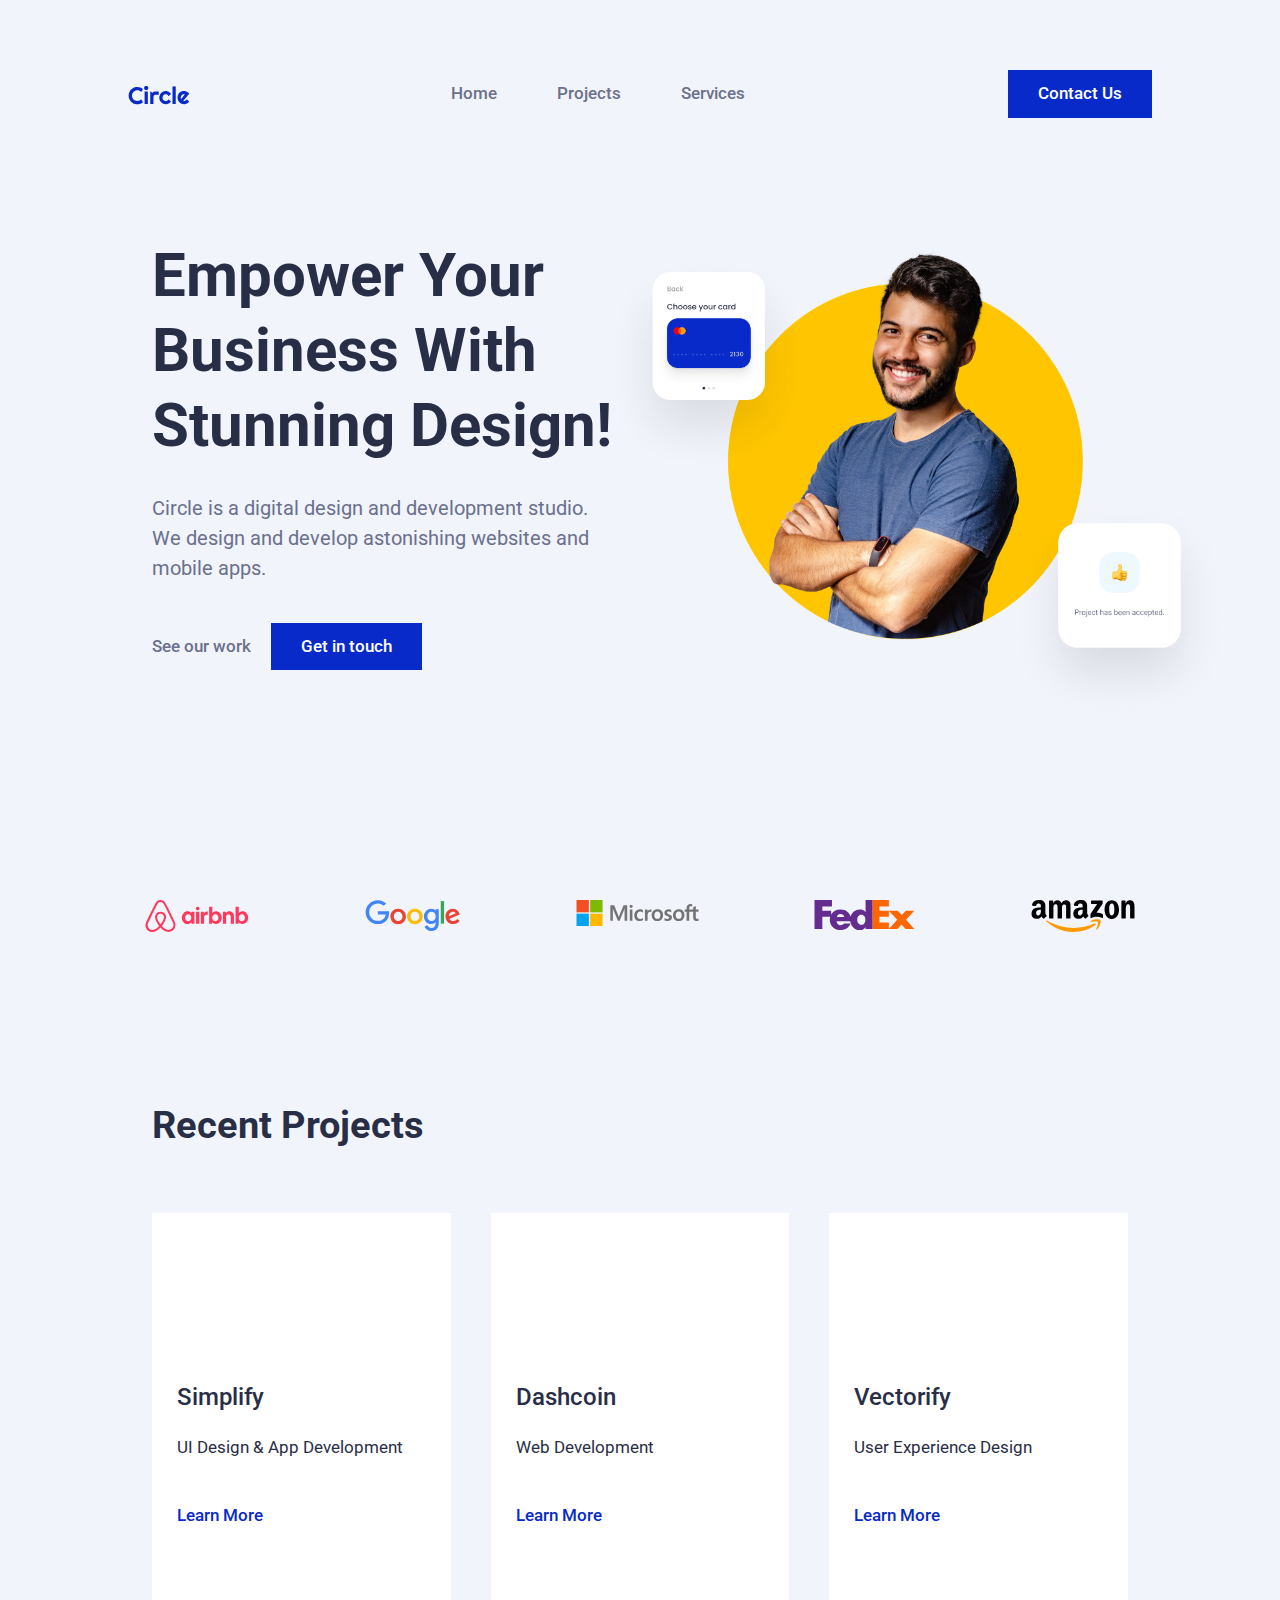
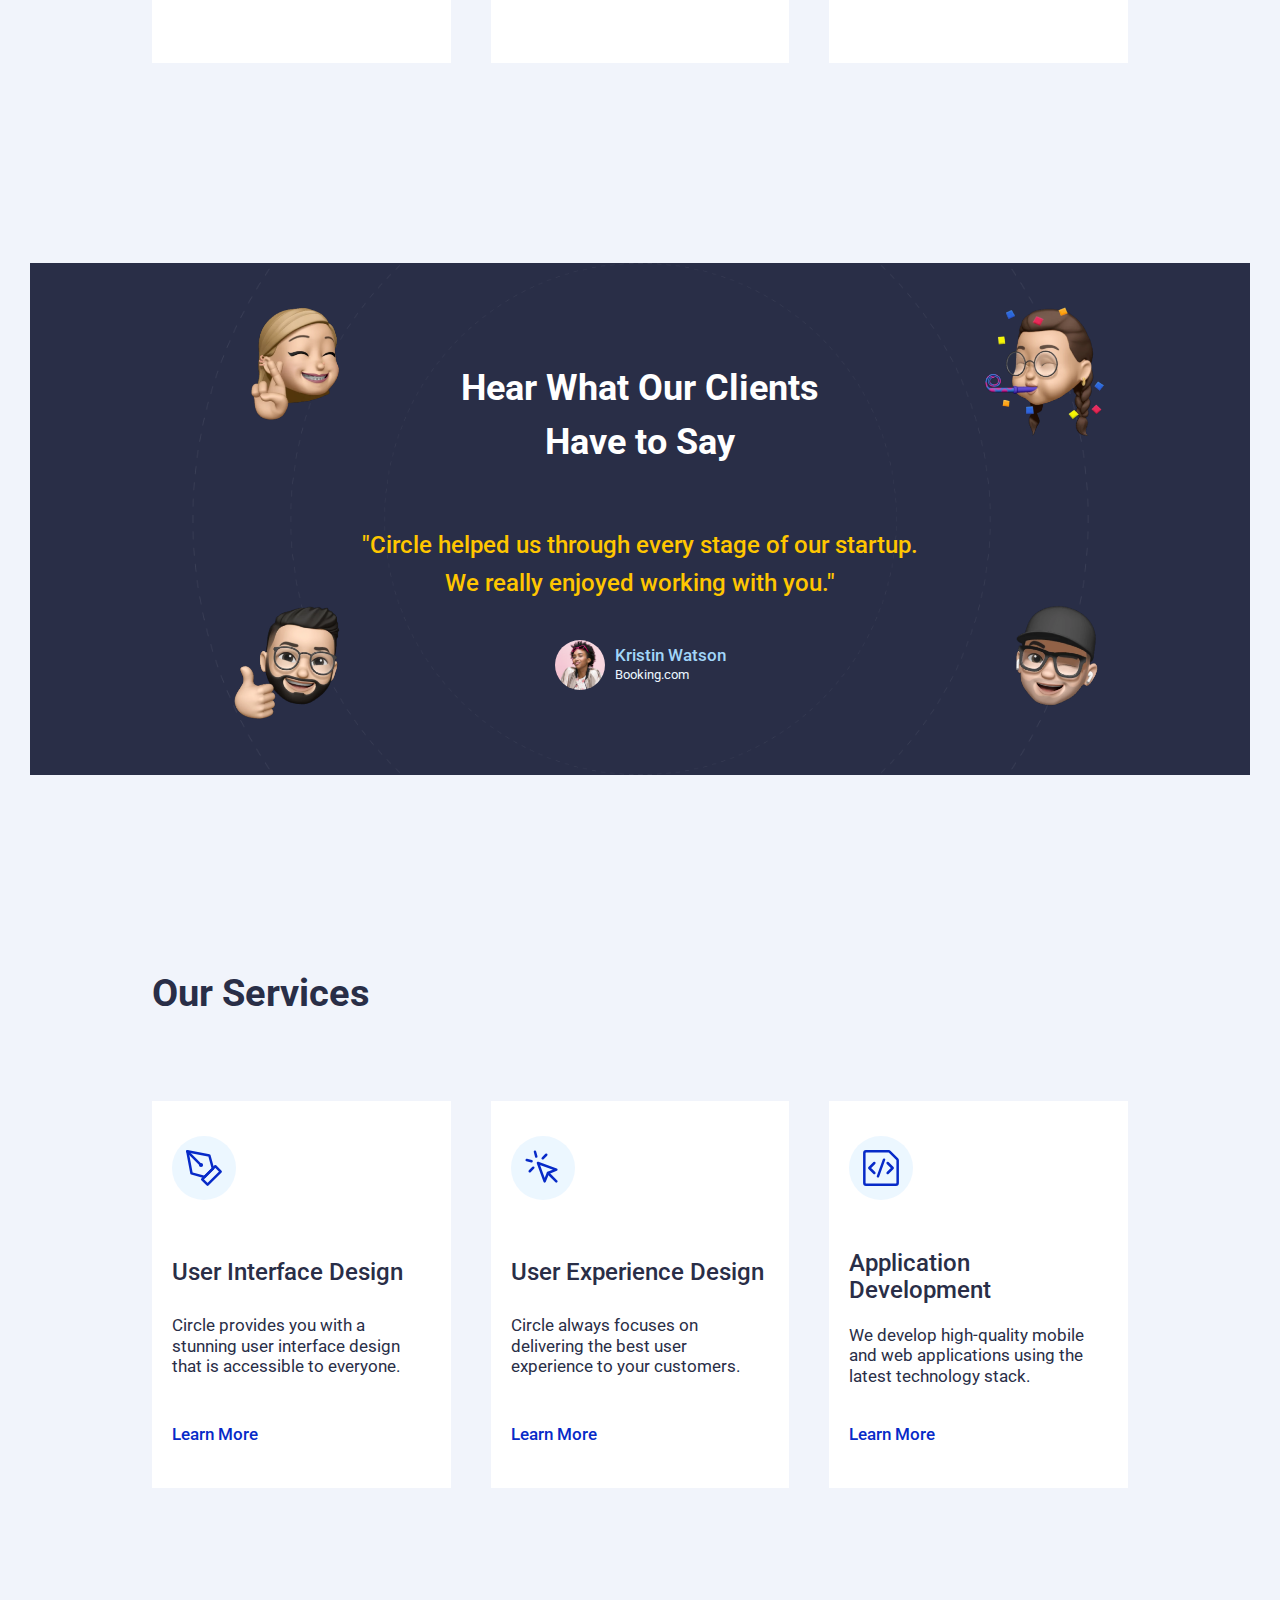
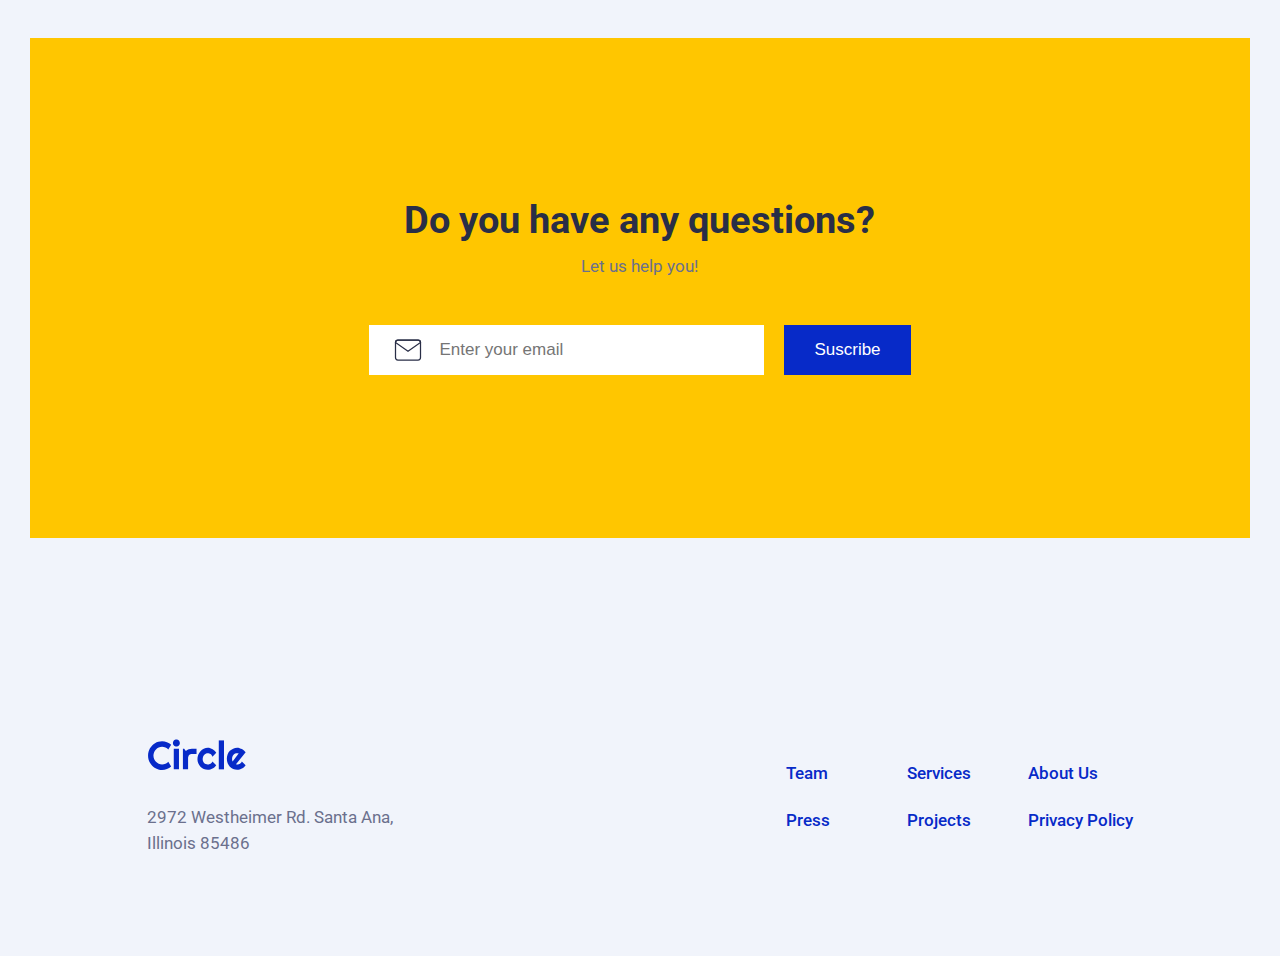
<file: index.html>
<!DOCTYPE html>
<html lang="en">
  <head>
    <meta charset="UTF-8" />
    <meta http-equiv="X-UA-Compatible" content="IE=edge" />
    <meta name="viewport" content="width=device-width, initial-scale=1.0" />
    <title>Circle Mid Project</title>
    <link rel="stylesheet" href="style.css" />
    <link
      rel="stylesheet"
      href="https://cdnjs.cloudflare.com/ajax/libs/font-awesome/6.2.0/css/all.min.css"
    />
  </head>
  <body>
    <!-- //burger modulo de prueba -->

    <header>
      <nav class="navbar">
        <a href="index.html" class="logo"
          ><img src="./images/logos/circle.svg" alt="Circle logotipo"
        /></a>
        <div class="nav-mask">
          <ul class="nav-menu">
            <li class="nav-item">
              <a href="index.html" class="nav-link">Home</a>
            </li>
            <li class="nav-item">
              <a href="#projects" class="nav-link">Projects</a>
            </li>
            <li class="nav-item">
              <a href="#services" class="nav-link">Services</a>
            </li>
          </ul>
        </div>
        <div class="hamburger">
          <span class="bar"></span>
          <span class="bar"></span>
          <span class="bar"></span>
        </div>
        <div class="hide-on-mobile">
          <a href="contact-us.html" class="btn-principal">Contact Us</a>
        </div>
      </nav>
    </header>
    <section id="cabecera">
      <div class="hero-shot">
        <div class="hs-text">
          <h1>Empower Your Business With Stunning Design!</h1>
          <p>
            Circle is a digital design and development studio. We design and
            develop astonishing websites and mobile apps.
          </p>
          <div class="hs-txt-btn">
            <a href="#projects" class="secundario">See our work</a>
            <a href="contact-us.html" class="principal">Get in touch</a>
          </div>
        </div>
        <div class="hs-img">
          <img
            src="./images/hero-section/hero-image.png"
            alt="Hero image boy presentation"
            class="guy"
          />
          <img
            src="./images/hero-section/card-1.png"
            alt="Credit Card"
            class="card-credit"
          />
          <img
            src="./images/hero-section/card-2.png"
            alt="Project accpeted"
            class="card-project"
          />
        </div>
      </div>
    </section>
    <section id="clients">
      <div class="logos-abnb">
        <img src="./images/logos/airbnb-logo.svg" alt="Airbnb logo" />
      </div>
      <div class="logos-google">
        <img src="./images/logos/google-logo.svg" alt="Google logo" />
      </div>
      <div class="logos-microsoft">
        <img src="./images/logos/microsoft-logo.svg" alt="Microsoft logo" />
      </div>
      <div class="logos-fedex">
        <img src="./images/logos/fedex-logo.svg" alt="FedEx logo" />
      </div>
      <div class="logos-amazon">
        <img src="./images/logos/amazon-logo.svg" alt="Amazon logo" />
      </div>
    </section>
    <section id="projects">
      <h2>Recent Projects</h2>
      <!-- //card 1 -->
      <div class="container-cards" id="cardsBox">
        <div class="card">
          <!-- // SI PONGO title dentro del div sirve como alt de img -->
          <div class="card-img-simply" title="Abstract form Simplify"></div>
          <div class="card-content">
            <div class="card-text">
              <h3 class="card-title">Simplify</h3>
              <p class="card-description">UI Design & App Development</p>
              <a href="new-projects.html">Learn More</a>
            </div>
          </div>
        </div>
        <div class="card">
          <div class="card-img-dash" title="Abstract form Dashcoin"></div>
          <div class="card-content">
            <div class="card-text">
              <h3 class="card-title">Dashcoin</h3>
              <p class="card-description">Web Development</p>
              <a href="new-projects.html">Learn More</a>
            </div>
          </div>
        </div>
        <div class="card">
          <div class="card-img-vector" title="Abstract form Vector"></div>
          <div class="card-content">
            <div class="card-text">
              <h3 class="card-title">Vectorify</h3>
              <p class="card-description">User Experience Design</p>
              <a href="new-projects.html">Learn More</a>
            </div>
          </div>
        </div>
      </div>
    </section>

    <!-- Section clients -->
    <section id="testimonials">
      <div class="container-testimonio">
        <h2>Hear What Our Clients Have to Say</h2>
        <p>
          "Circle helped us through every stage of our startup. We really
          enjoyed working with you."
        </p>

        <div class="testimonio-user">
          <div class="user-img-testimony"></div>
          <div class="user-text">
            <h4 class="name-user">Kristin Watson</h4>
            <p class="web-page">Booking.com</p>
          </div>
        </div>
      </div>
      <img
        src="./images/testimonial-section/memoji-1.png"
        alt="Emoji lucky"
        class="locator-top-left"
      />
      <img
        src="./images/testimonial-section/memoji-4.png"
        alt="Emoji celebrating"
        class="locator-top-right"
      />
      <img
        src="./images/testimonial-section/memoji-3.png"
        alt="Emoji like"
        class="locator-bottom-left"
      />
      <img
        src="./images/testimonial-section/memoji-2.png"
        alt="Emoji winking"
        class="locator-bottom-right"
      />
    </section>
    <!-- Bloque nuestros servicios con 3 fichas  -->
    <section id="services">
      <h2 class="services">Our Services</h2>
      <div class="container-cards-service">
        <div class="card-service">
          <!-- <img src="./images/services-section/icons/1.svg" alt="Design picto"> -->
          <div class="img-service-interface img-service"></div>
          <h3>User Interface Design</h3>
          <p>
            Circle provides you with a stunning user interface design that is
            accessible to everyone.
          </p>
          <a href="#">Learn More</a>
        </div>
        <div class="card-service">
          <!-- <img src="./images/services-section/icons/2.svg" alt="User experience picto"> -->
          <div class="img-service-ux img-service"></div>
          <h3>User Experience Design</h3>
          <p>
            Circle always focuses on delivering the best user experience to your
            customers.
          </p>
          <a href="#">Learn More</a>
        </div>
        <div class="card-service">
          <!-- <img src="./images/services-section/icons/3.svg" alt="User experience picto"> -->
          <div class="img-service-dev img-service"></div>
          <h3>Application Development</h3>
          <p>
            We develop high-quality mobile and web applications using the latest
            technology stack.
          </p>
          <a href="#">Learn More</a>
        </div>
      </div>
    </section>

    <!-- CTA bloque amarillo , el form es form o como? -->
    <section id="CTA">
      <div class="cta-info">
        <h2>Do you have any questions?</h2>
        <p>Let us help you!</p>
        <div class="contenedor-form">
          <div class="form-email-contenedor">
            <input
              type="email"
              placeholder="Enter your email"
              required
              id="email-form"
            />
            <img src="./images/newsletter/icon/mail.svg" alt="mail icon" />
          </div>
          <button type="submit" class="principal" id="btn-cta">Suscribe</button>
        </div>
        <!-- ME FALTA EL funcionamiento mensaje ups NEWSLETTER! -->
        <!-- <div class="ups-msj">
          Oops! Something went wrong while submitting the form.
        </div> -->
      </div>
    </section>
    <!-- footer  -->
    <section id="footer">
      <div class="caja-footer">
        <div class="footer-info">
          <img src="./images/logos/circle.svg" alt="circle-logotipo" />
          <p class="direction">
            2972 Westheimer Rd. Santa Ana,<br />
            Illinois 85486
          </p>
        </div>
        <div class="footer-menu">
          <a href="#">Team</a>
          <a href="#">Services</a>
          <a href="#">About Us</a>
          <a href="#">Press</a>
          <a href="#">Projects</a>
          <a href="#">Privacy Policy</a>
        </div>
      </div>
    </section>
    <script src="./index.js"></script>
    <script src="./scripts/hamburgerMenu.js"></script>
  </body>
</html>
</file>
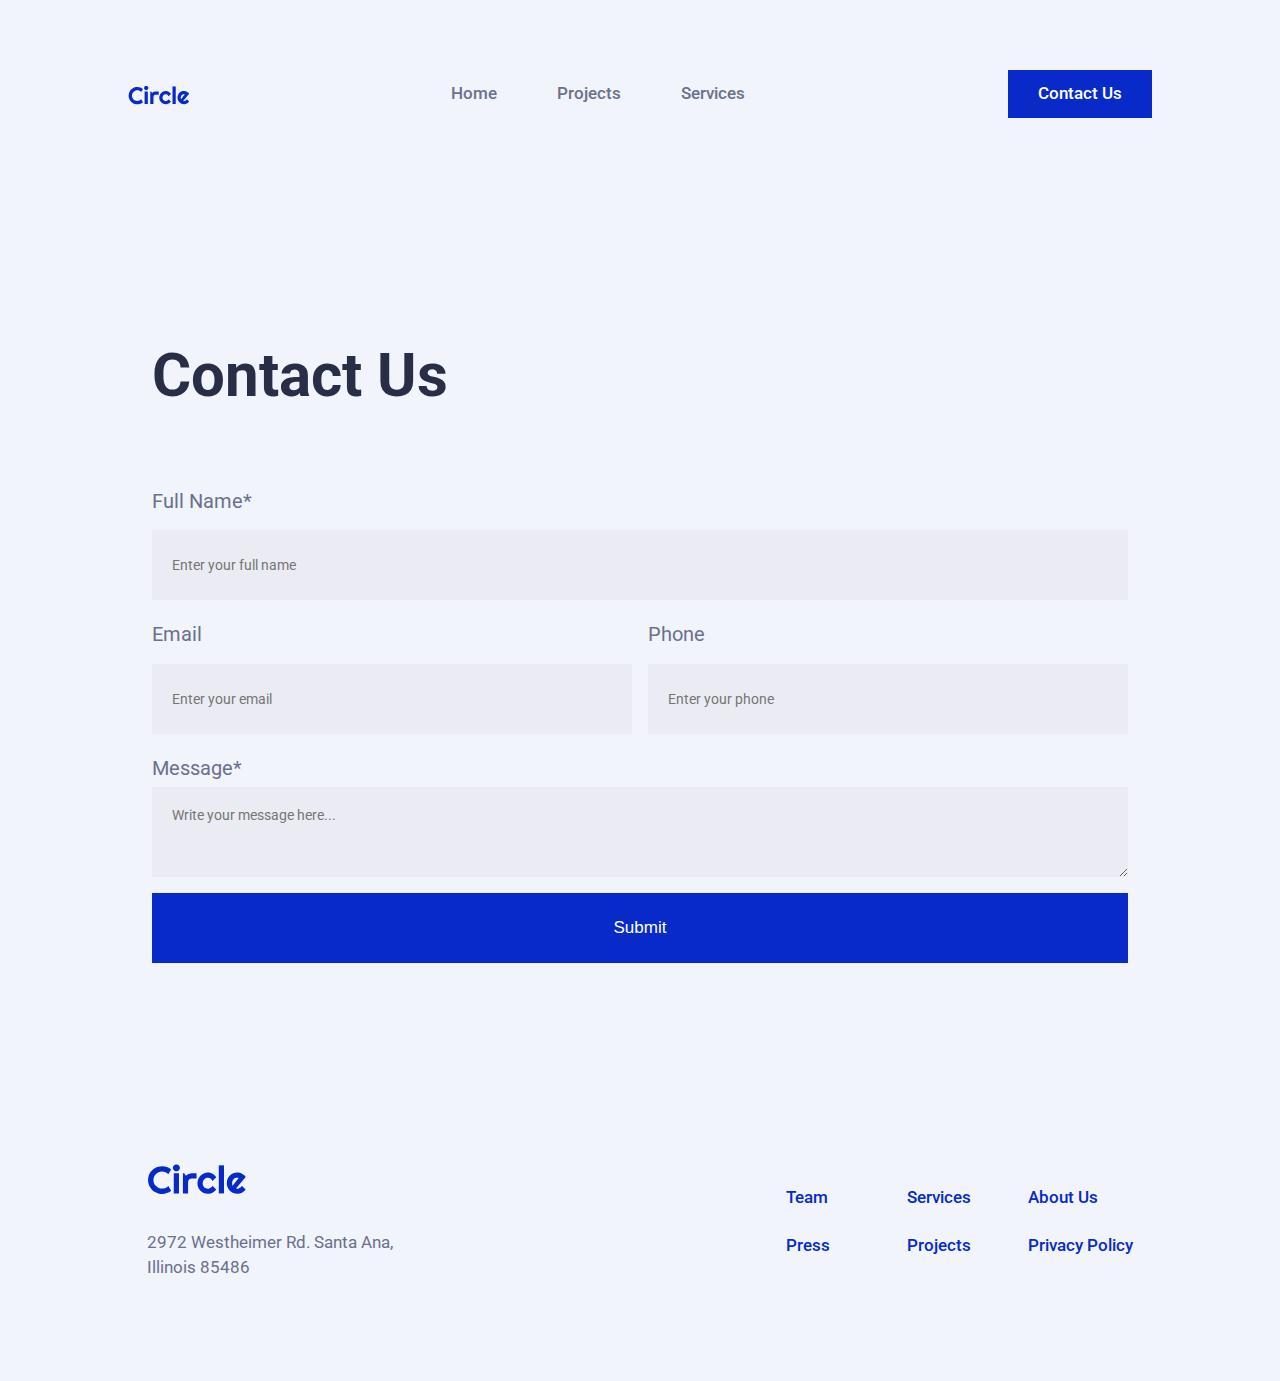
<file: contact-us.html>
<!DOCTYPE html>
<html lang="en">
  <head>
    <meta charset="UTF-8" />
    <meta http-equiv="X-UA-Compatible" content="IE=edge" />
    <meta name="viewport" content="width=device-width, initial-scale=1.0" />
    <title>Contact Us</title>
    <link rel="stylesheet" href="style.css" />
    <link rel="stylesheet" href="index.js" />
  </head>
  <body>
    <header>
      <nav class="navbar">
        <a href="index.html" class="logo"
          ><img src="./images/logos/circle.svg" alt="Circle logotipo"
        /></a>
        <div class="nav-mask">
          <ul class="nav-menu">
            <li class="nav-item">
              <a href="index.html" class="nav-link">Home</a>
            </li>
            <li class="nav-item">
              <a href="#projects" class="nav-link">Projects</a>
            </li>
            <li class="nav-item">
              <a href="#services" class="nav-link">Services</a>
            </li>
          </ul>
        </div>
        <div class="hamburger">
          <span class="bar"></span>
          <span class="bar"></span>
          <span class="bar"></span>
        </div>
        <div class="hide-on-mobile">
          <a href="contact-us.html" class="btn-principal">Contact Us</a>
        </div>
      </nav>
    </header>
    <section id="contact-us">
      <div class="form-contact">
        <h1>Contact Us</h1>
        <form action="email" id="form-mail">
          <div class="form-container name">
            <label for="name">Full Name*</label>
            <input
              type="text"
              id="formName"
              name="name"
              placeholder="Enter your full name"
              required
            />
          </div>
          <div class="form-container email">
            <label for="email">Email</label>
            <input
              type="email"
              id="emailCount"
              name="email"
              placeholder="Enter your email"
            />
          </div>
          <div class="form-container phone">
            <label for="phone">Phone</label>
            <input
              type="text"
              id="phoneNumber"
              name="phone"
              placeholder="Enter your phone"
            />
          </div>

          <div class="form-container message">
            <label for="message">Message*</label>
            <textarea
              name="message"
              placeholder="Write your message here..."
              maxlength="5000"
              required
              id="messageText"
            ></textarea>
          </div>
          <input type="submit" value="Submit" class="submit-button" />
        </form>
      </div>
    </section>
    <section id="footer">
      <div class="caja-footer">
        <div class="footer-info">
          <img src="./images/logos/circle.svg" alt="circle-logotipo" />
          <p class="direction">
            2972 Westheimer Rd. Santa Ana,<br />
            Illinois 85486
          </p>
        </div>
        <div class="footer-menu">
          <a href="#">Team</a>
          <a href="#">Services</a>
          <a href="#">About Us</a>
          <a href="#">Press</a>
          <a href="#">Projects</a>
          <a href="#">Privacy Policy</a>
        </div>
      </div>
    </section>
    <!-- <script src="./index.js"></script> -->
    <script src="./scripts/formContact.js"></script>
    <script src="./scripts/hamburgerMenu.js"></script>
  </body>
</html>
</file>
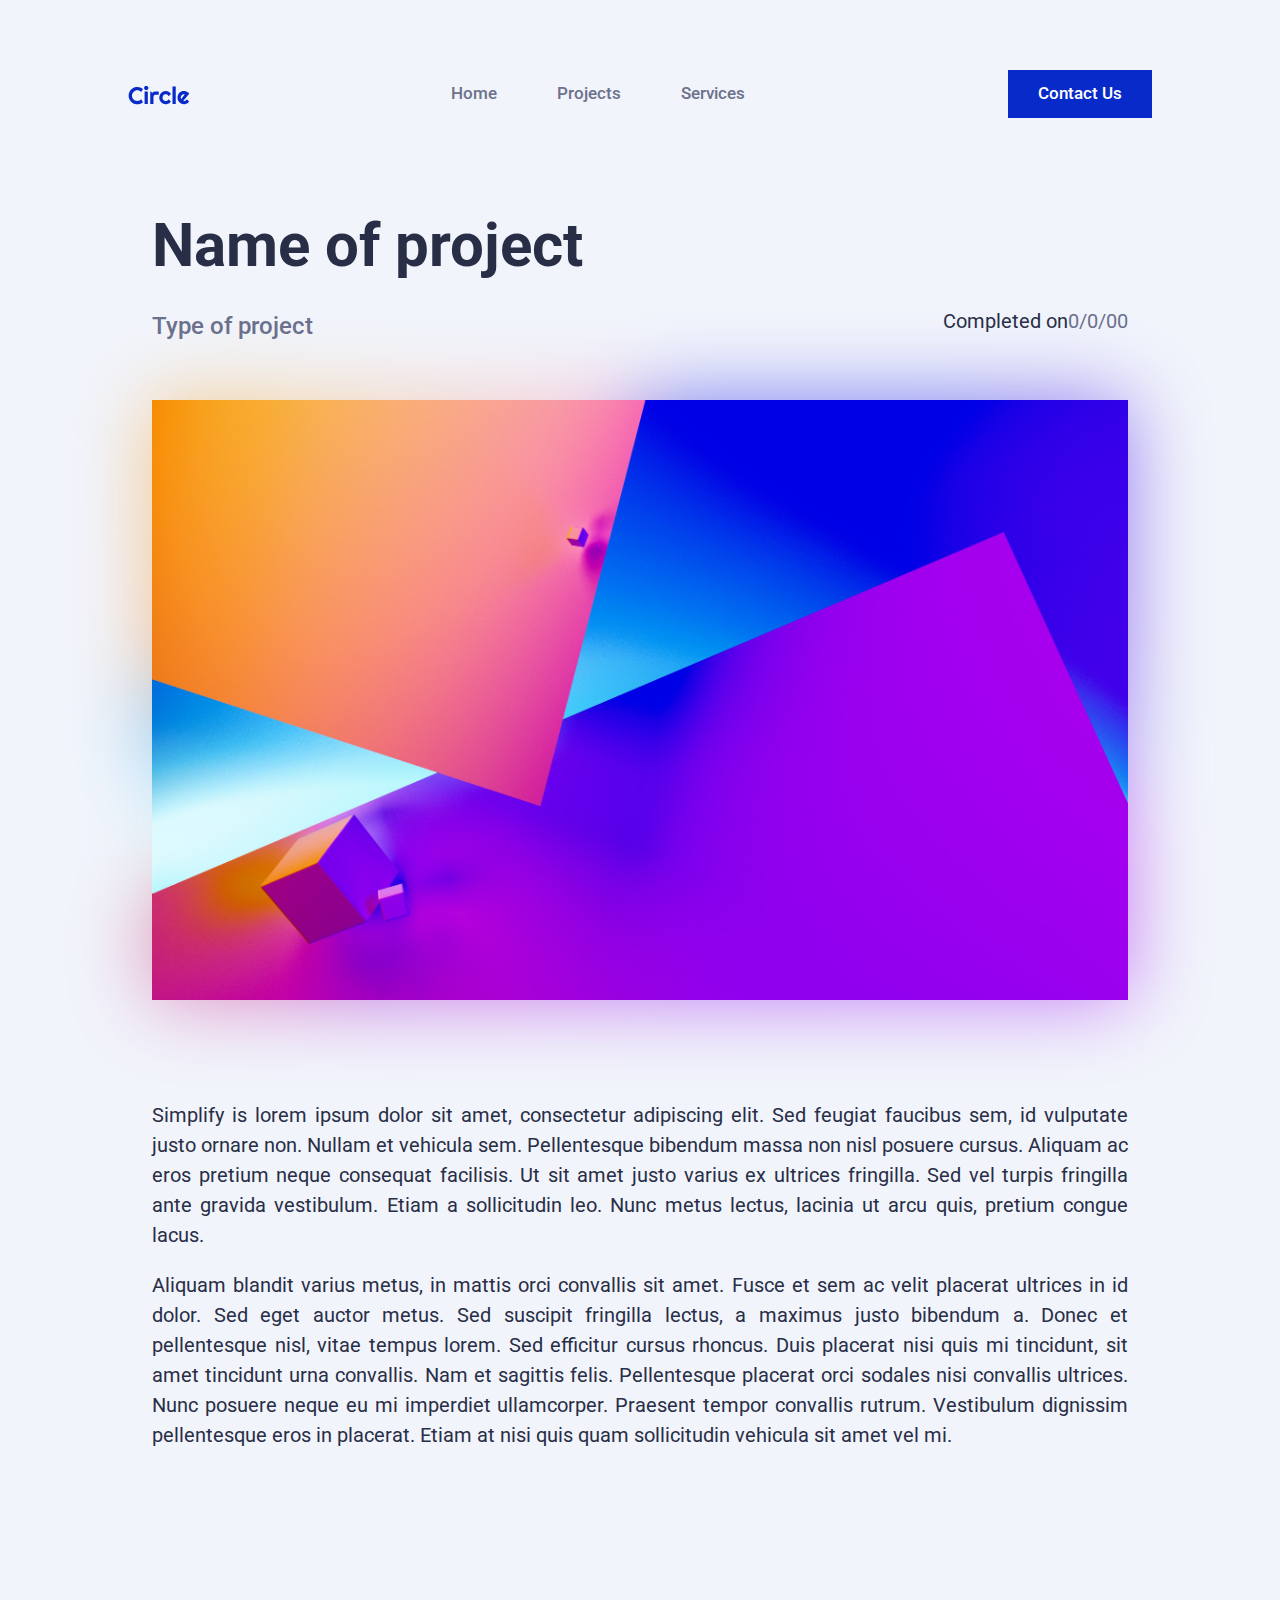
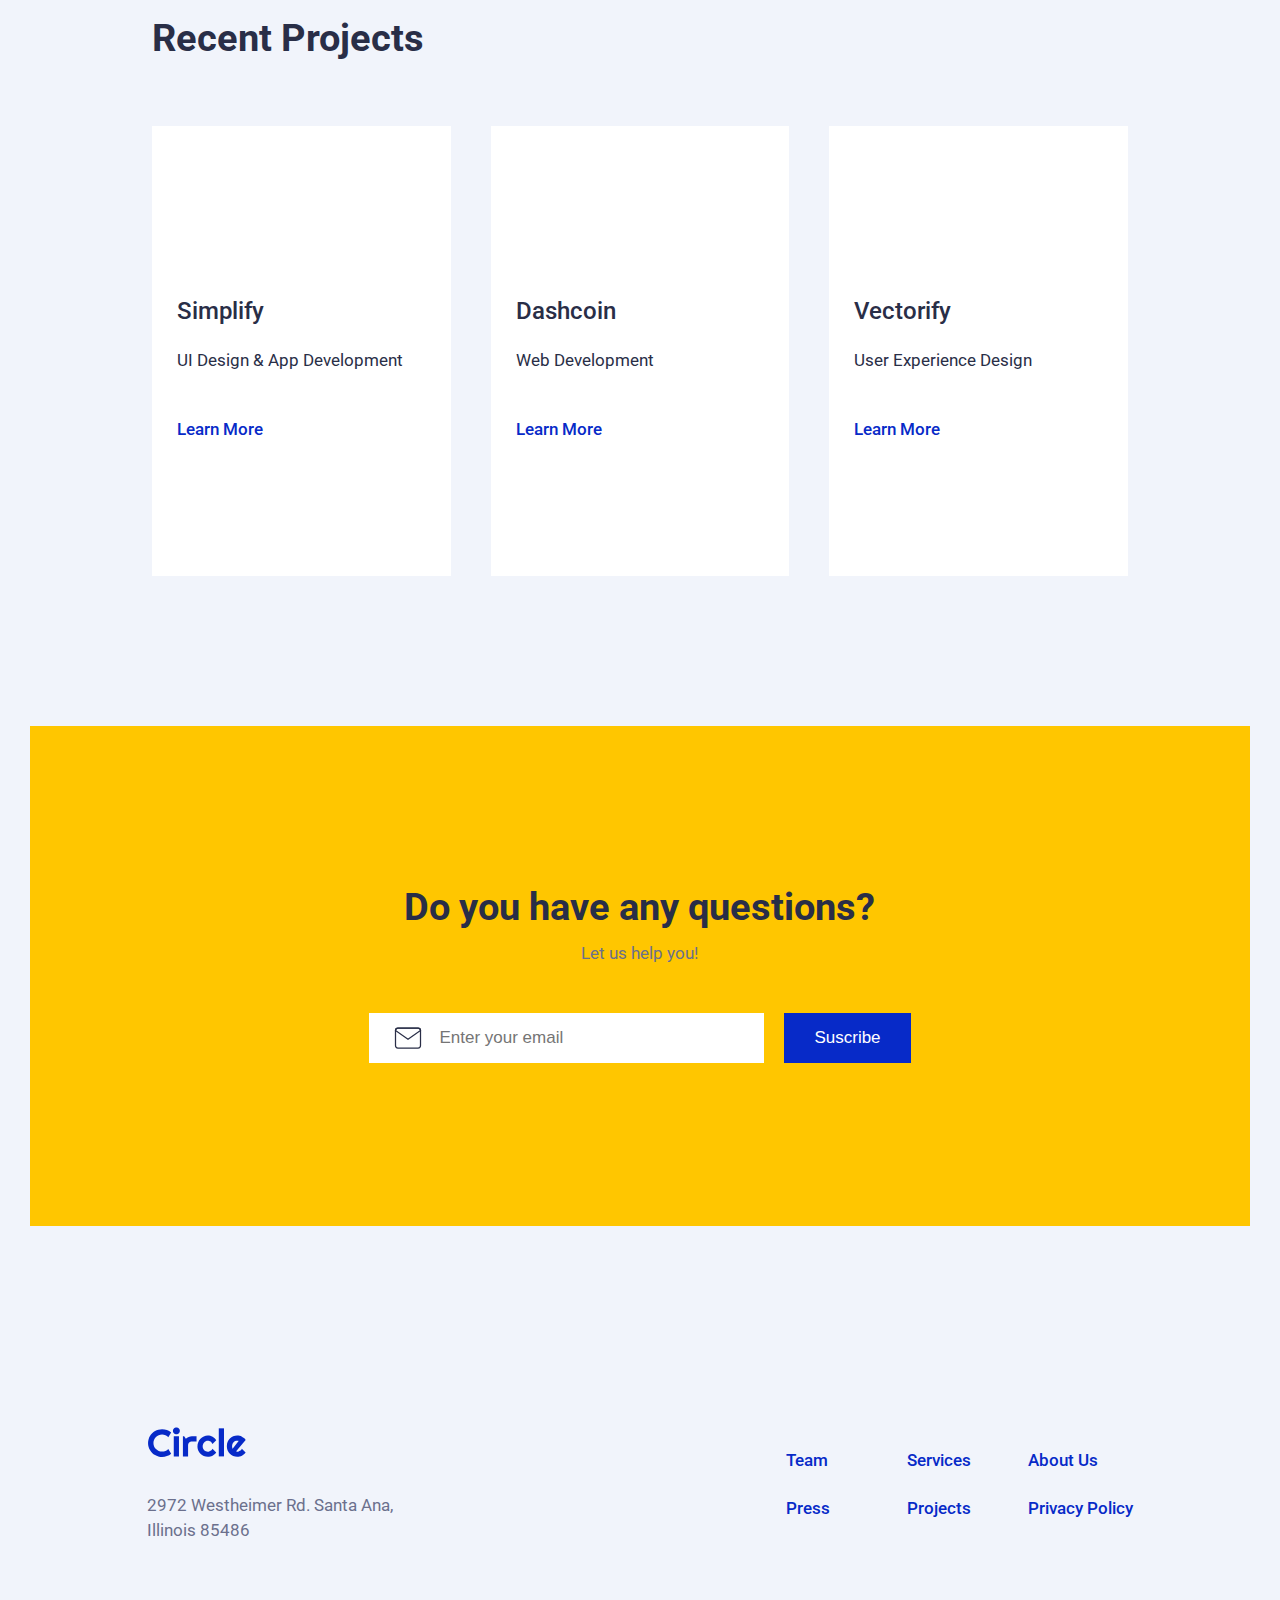
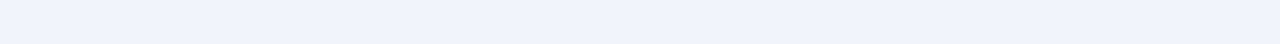
<file: new-projects.html>
<!DOCTYPE html>
<html lang="en">
  <head>
    <meta charset="UTF-8" />
    <meta http-equiv="X-UA-Compatible" content="IE=edge" />
    <meta name="viewport" content="width=device-width, initial-scale=1.0" />
    <title>Projects</title>
    <link rel="stylesheet" href="style.css" />
  </head>
  <body>
    <header>
      <nav class="navbar">
        <a href="index.html" class="logo"
          ><img src="./images/logos/circle.svg" alt="Circle logotipo"
        /></a>
        <div class="nav-mask">
          <ul class="nav-menu">
            <li class="nav-item">
              <a href="index.html" class="nav-link">Home</a>
            </li>
            <li class="nav-item">
              <a href="#projects" class="nav-link">Projects</a>
            </li>
            <li class="nav-item">
              <a href="#services" class="nav-link">Services</a>
            </li>
          </ul>
        </div>
        <div class="hamburger">
          <span class="bar"></span>
          <span class="bar"></span>
          <span class="bar"></span>
        </div>
        <div class="hide-on-mobile">
          <a href="contact-us.html" class="btn-principal">Contact Us</a>
        </div>
      </nav>
    </header>
    <!-- sección para el proyecto del que habla la pagina -->
    <section class="main-project" id="project-page">
      <div class="cont-about-project">
        <h1>Name of project</h1>
        <div class="project-info">
          <h4 class="type">Type of project</h4>
          <div class="text-drch">
            <p class="status">Completed on</p>
            <p class="data">0/0/00</p>
          </div>
        </div>
        <div class="container-image">
          <img src="./images/projects-section/1.jpg" alt="Simplify Abstract" />
          <img
            src="./images/projects-section/1.jpg"
            class="blur"
            alt="Simplify Abstract"
          />
        </div>
        <div class="project-description">
          <p>
            Simplify is lorem ipsum dolor sit amet, consectetur adipiscing elit.
            Sed feugiat faucibus sem, id vulputate justo ornare non. Nullam et
            vehicula sem. Pellentesque bibendum massa non nisl posuere cursus.
            Aliquam ac eros pretium neque consequat facilisis. Ut sit amet justo
            varius ex ultrices fringilla. Sed vel turpis fringilla ante gravida
            vestibulum. Etiam a sollicitudin leo. Nunc metus lectus, lacinia ut
            arcu quis, pretium congue lacus.
          </p>
          <p>
            Aliquam blandit varius metus, in mattis orci convallis sit amet.
            Fusce et sem ac velit placerat ultrices in id dolor. Sed eget auctor
            metus. Sed suscipit fringilla lectus, a maximus justo bibendum a.
            Donec et pellentesque nisl, vitae tempus lorem. Sed efficitur cursus
            rhoncus. Duis placerat nisi quis mi tincidunt, sit amet tincidunt
            urna convallis. Nam et sagittis felis. Pellentesque placerat orci
            sodales nisi convallis ultrices. Nunc posuere neque eu mi imperdiet
            ullamcorper. Praesent tempor convallis rutrum. Vestibulum dignissim
            pellentesque eros in placerat. Etiam at nisi quis quam sollicitudin
            vehicula sit amet vel mi.
          </p>
        </div>
      </div>
    </section>

    <!-- sección otros proyectos estructura igual que en la home... igual hay que cambiar imagen texto y eso -->
    <section id="projects">
      <h2>Recent Projects</h2>
      <!-- //card 1 -->
      <div class="container-cards" id="cardsBox">
        <div class="card">
          <div class="card-img-simply" title="Abstract form Simplify">
            <!-- <img src="./images/projects-section/1.jpg" alt="Abstract form Simplify"> -->
          </div>
          <div class="card-content">
            <div class="card-text">
              <h3 class="card-title">Simplify</h3>
              <p class="card-description">UI Design & App Development</p>
              <a href="#">Learn More</a>
            </div>
          </div>
        </div>
        <div class="card">
          <div class="card-img-dash">
            <!-- <img src="./images/projects-section/2.jpg" alt="Abstract form Dashcoin"> -->
          </div>
          <div class="card-content">
            <div class="card-text">
              <h3 class="card-title">Dashcoin</h3>
              <p class="card-description">Web Development</p>
              <a href="#">Learn More</a>
            </div>
          </div>
        </div>
        <div class="card">
          <div class="card-img-vector">
            <!-- <img src="./images/projects-section/3.jpg" alt="Abstract form Vectorify"> -->
          </div>
          <div class="card-content">
            <div class="card-text">
              <h3 class="card-title">Vectorify</h3>
              <p class="card-description">User Experience Design</p>
              <a href="#">Learn More</a>
            </div>
          </div>
        </div>
      </div>
    </section>

    <!-- sección CTA + footer igual que en home -->
    <section id="CTA">
      <div class="cta-info">
        <h2>Do you have any questions?</h2>
        <p>Let us help you!</p>
        <div class="contenedor-form">
          <div class="form-email-contenedor">
            <input
              type="email"
              placeholder="Enter your email"
              required
              id="email-form"
            />
            <img src="./images/newsletter/icon/mail.svg" alt="mail icon" />
          </div>
          <button type="submit" class="principal" id="btn-cta">Suscribe</button>
        </div>
        <!-- ME FALTA EL INPUT DE NEWSLETTER! -->
      </div>
    </section>
    <!-- footer  -->
    <section id="footer">
      <div class="caja-footer">
        <div class="footer-info">
          <img src="./images/logos/circle.svg" alt="circle-logotipo" />
          <p class="direction">
            2972 Westheimer Rd. Santa Ana,<br />
            Illinois 85486
          </p>
        </div>
        <div class="footer-menu">
          <a href="#">Team</a>
          <a href="#">Services</a>
          <a href="#">About Us</a>
          <a href="#">Press</a>
          <a href="#">Projects</a>
          <a href="#">Privacy Policy</a>
        </div>
      </div>
    </section>
    <script src="./index.js"></script>
    <script src="./scripts/projectInformation.js"></script>
    <script src="./scripts/hamburgerMenu.js"></script>
  </body>
</html>
</file>
<file: style.css>
@import url('https://fonts.googleapis.com/css2?family=Roboto:wght@100;300;400;500;700&display=swap');
 
 
/* General Styling CSS */
* {
   box-sizing: border-box;
   margin: 0;
   padding: 0;
   box-sizing: border-box
 }
  body {
   font-family: "Roboto", sans-serif;
   font-size: 14px;
   background-color: #f1f4fb;
   color: #292e47;
   line-height: 1.25em;
   display: flex;
   flex-direction: column;
   align-items: center;
   padding: 0 30px;
 }
 
 a{
   text-decoration: none;
   font-size: 17px;
   font-weight: 500;
 }
 a:hover{
   cursor: pointer;
 }
 
 li{
  list-style: none;
 }

 /* Typographies */
 h1{
   text-align: left;
   font-size: 60px;
   line-height: 1.25em;
   margin: 20px 0 30px;
 }
 h2{
   font-size: 2.7em;
   color: #292e47;
   line-height: 36px;
   margin: 20px 0px 20px;
 }
 
 h3{
   font-size: 24px;
   line-height: 115%;
   font-weight: 500;
   color: #292e47;
   margin: 15px 5px 0px;
 }

 h4{
  color: #6b708d;
  font-size: 24px;
  font-weight: 500;
  line-height: 115%;
 }
 
 
 
/* SECCIÓN NAVEGADOR*/
.navbar {
   display: flex;
   width: 80vw;
   justify-content: space-between;
   align-items: center;
   margin-top: 70px;
   background-color: #f1f4fb;
 }

 
.logo{
   width: 60px;
   height: 18px;
 }

 .nav-menu{
  display: flex;
  justify-content: space-between;
  align-items: center;
  gap: 60px;
 }

 .nav-link{
  color: #6c718b;
  transition: 0.7s ease;
 }

 .nav-link:hover{
  color: #072AC8 ;
 }

 .hamburger{
  display: none;
  cursor: pointer;
 }

 .bar{
  display: block;
  width: 24px;
  height: 4px;
  margin: 5px auto;
  border-radius: 3px;
  -webkit-transition: all 0.3s ease-in-out;
  transition: all 0.3s ease-in-out;
  background-color: #333333;
}
 
 .btn-principal{
   color: white;
   padding: 15px 30px;
   background-color: #072AC8;
   font-size: 17px;
   display: inline-block;
   border: 0px;
 }
 
 .btn-principal:hover{
   color: white;
   padding: 15px 30px;
   background-color: #292e47;
   font-size: 17px;
   display: inline-block;
   border: 0px;
 }

/* 1ºsección- cabecera*/
#cabecera {
  width: 80%;
  display: flex;
  flex-direction: column;
  justify-content: center;
 }
 
/* hero-shot-section*/
 .hero-shot{
   display: flex;
   align-items: center;
   justify-content: space-between;
   margin: 100px 0;
  
 }
 
 .hs-text{
   /* width: 50%; */
   /* display: flex; */
   /* flex-direction: column; */
   /* padding: 7em 2em; */
   max-width:  530px;
 }
 
 .hs-text p{
   color: #6b708d;
   font-size: 20px;
   line-height: 150%;
   margin-bottom: 40px;
   width: 85%;
 }
/* Bloque de botones del texto del hero */
 .hs-txt-btn{
   display: flex;
   justify-content:left;
   align-items: baseline ;
 
   /* margin:20px 0 30px */
 }
 
 .hs-txt-btn a{
   text-decoration: none;
   color:#6b708d;
   font-size: 17px;
   font-weight: 500;
 }
 /* Este botón .principal serviría poner el mismo estilo que .btn-principal pero no lo invoco/llamo bien */
 
 .principal{
   color: white !important;
   background-color: #072AC8;
   font-size: 17px;
   display: inline-block;
   border: 0px;
   margin-left: 20px;
   padding: 15px 30px;
 }
 
 /* y este podría ser estilo del menu a pero igual tampoco se nombrarlo pues */
 .secundario {
   background: none;
   border: none;
 }
 
 .hs-img {
   width: 50%;
   /* background-image: url(./images/hero-section/hero-image.png); */
   /* background-position: 0 0;
   background-repeat: no-repeat;
   background-size: contain; */
   position: relative;
   justify-content: center;
   align-items: center;
   display: flex;
 
 }
 .guy {
   width: 80%;
   height: fit-content;
 }
 .hs-img-cards{
   /* position: relative;
   align-items: center;
   display: flex; */
 }
 
 .card-credit {
   width: 50%;
   position: absolute;
   top: 0;
   left: -19%;
   max-width: 375px;
 }
 
 .card-project{
   width: 50%;
   position: absolute;
   bottom: -20%;
   right: -23%;
   max-width: 375px;
 }
 
   #clients{
       width: 100%;
       display: flex;
       justify-content: space-evenly;
       flex-flow:row wrap;
       margin-top: 130px;
   }
 
 
   #projects{
   width: 80%;
   margin-top: 150px;
   }
 
   .card-img-vector{
       width: 1fr;
   }
 
   /* este container se repite en servicios */
   .container-cards{
       display:grid;
       margin-top: 70px;
       grid-auto-columns: 1fr;
       grid-column-gap: 40px;
       grid-row-gap: 16px;
       grid-template-columns: 1fr 1fr 1fr;
       grid-template-rows: auto;
   }
 
   .card {
       background-color: white;
       display: grid;
       grid-template-rows: repeat(1fr 3fr);
       /* esto lo pusimos con diego y bien... pero luego queda demasiado estrecho puede que tenga que ver con el responsive */
       max-width: 350px;
       min-height: 450px;
   }
 
   /* project cards images */
 
   .card-img-0{
       background-image: url("./images/projects-section/1.jpg");
       background-position: 50% 50%;
       background-size:cover;
       background-repeat: no-repeat;
       height: 240px;
   }
 
   .card-img-1{
       background-image: url("./images/projects-section/2.jpg");
       background-position: 50% 50%;
       background-size:cover;
       background-repeat: no-repeat;
       height: 240px;
   }
   .card-img-2{
       background-image: url("./images/projects-section/3.jpg");
       background-position: 50% 50%;
       background-size:cover;
       background-repeat: no-repeat;
       height: 240px;
   }
 
   .card-text h3{
       padding: 20px;
   }
 
   .card-text p{
       font-size: 17px;
       font-weight: 400;
       margin:0 5px 20px 5px;
       line-height: 120%;
       padding: 5px 20px 30px 20px;
   }
 
   .card-text a{
       color: #072AC8;
       margin: 30px auto 30px 5px;
       font-size: 17px;
       font-weight: 500;
       text-decoration: none;
       padding: 20px;
   }
 
 
 
   /* sección testimonios */
 
   #testimonials{
       width: 100%;
       position: relative;
       /* height: 622px; */
       height: 40vw;
       margin-top: 200px;
       background-color: #292e47;
       background-image: url(./images/testimonial-section/orbit.png);
       background-position: center;
       background-size: contain;
       background-repeat: no-repeat;
   }
 
   .container-testimonio{
       height: 90%;
       display: flex;
       flex-direction: column;
       justify-content:space-around;
       align-items: center;
       padding: 60px 0 15px;
      
   }
   .container-testimonio h2{
       max-width: 400px;
       color: white;
       text-align: center;
       font-size: 36px;
       line-height: 150%;
   }
 
   .container-testimonio > p {
    max-width: 560px;
    color: #ffc600;
    font-size: 24px;
    line-height: 160%;
    font-weight: 500;
    text-align: center;
   }
 
   /* User testimonio */
  /* ---------- La imagen comentar con teacher... si la meto como imagen se me deforma, si la meto como background de un div bien pero pierdo el alt, es buena praxis? */
 
   .testimonio-user{
       display: flex;
       align-items: center;
   }
 
   .user-img-testimony{
       width: 50px;
       height: 50px;
       border-radius: 50%;
       margin-right: 10px;
       background-image: url(./images/testimonial-section/profile.png);
       background-position: 50% 50%;
       background-size: cover;
 
   }
 
   .name-user {
       color: #a2d6f9;
       font-size: 17px;
 
   }
 
   .web-page {
       color: #ecf7ff;
       font-size: 13px;
   }
 
   /* Imagenes emojis */
   .locator-top-left {
       position: absolute;
       left: 0%;
       top: 0%;
       margin-top: 2%;
       margin-left: 15%;
       width: 12vw;
   }
 
   .locator-top-right {
       position: absolute;
       right: 0%;
       top: 0%;
       margin-top: 2%;
       margin-right: 10%;
       width: 12vw;
   }
 
   .locator-bottom-left {
       position: absolute;
       left: 0%;
       bottom: 0%;
       margin-bottom: 3%;
       margin-left: 15%;
       width: 12vw;
   }
 
   .locator-bottom-right {
       position: absolute;
       right: 0%;
       bottom: 0%;
       margin-bottom: 3%;
       margin-right: 10%;
       width: 12vw;
   }
 
   #services{
       width: 80%;
       display: flex;
       flex-direction: column;
       justify-content: space-between;
       margin-top: 180px;
   }
 
   /* si aquí uso la class .card como en proyectos debería tocar el margin del contenido de la card porque se pega al marco */
   .container-cards-service{
     display:grid;
     margin-top: 70px;
     grid-auto-columns: 1fr;
     grid-column-gap: 40px;
     grid-row-gap: 16px;
     grid-template-columns: 1fr 1fr 1fr;
     grid-template-rows: auto;
    
 }
   .card-service{
       /* max-width: 300px; */
       background-color: white;
       display: flex;
       flex-direction:column ;
       justify-content: space-between;
       padding: 15px;
       /* si pongo aqui medidas concretas se me descuadra */
       /* width: 450px;
       height: 450px; */
      
   }
   /* .card-service img{
       width: 4.5vw;
       background-color: #ecf7ff;
       border-radius: 50%;
       padding: 15px;
       margin: 5px;
   } */
 
   /* //iconos metidos dentro del background de un div */
   /* Igual podría hacer 1 class que contenga todo + class independiente para cada uno donde solo se toque el background */
   .img-service-interface {
       width: 5vw;
       height: 5vw;
       background-color: #ecf7ff;
       background-image: url(./images/services-section/icons/1.svg);
       background-position: 50% 50%;
       background-size: auto;
       background-repeat: no-repeat;
       border-radius: 50%;
       padding: 15px;
       margin: 20px 0 35px 5px;
   }
 
   .img-service-ux{
       width: 5vw;
       height: 5vw;
       background-color: #ecf7ff;
       background-image: url(./images/services-section/icons/2.svg);
       background-position: 50% 50%;
       background-size: auto;
       background-repeat: no-repeat;
       border-radius: 50%;
       padding: 15px;
       margin: 20px 0 35px 5px;
   }
 
   .img-service-dev {
       width: 5vw;
       height: 5vw;
       background-color: #ecf7ff;
       background-image: url(./images/services-section/icons/3.svg);
       background-position: 50% 50%;
       background-size: auto;
       background-repeat: no-repeat;
       border-radius: 50%;
       padding: 15px;
       margin: 20px 0 35px 5px;
   }
 
   /* texto de las cards */
   /* probando con unificar cards .card-text con las de proyecto pero no acaba de cuadrar, las otras son iguales + padding modificado igual a proyecto podría ponerle este estilo + sumarle el padding */
   .card-service h3{
       margin-bottom: 20px;
   }
 
   .card-service p{
       font-size: 17px;
       font-weight: 400;
       margin:0 5px 10px 5px;
       line-height: 120%;
   }
 
   .card-service a{
       color: #072AC8;
       margin: 30px auto 30px 5px;
       font-size: 17px;
       font-weight: 500;
       text-decoration: none;
 
   }
 
   #CTA{
       display: flex;
       flex-direction: column;
       align-items: center;
       justify-content: center;
       margin-top: 150px;
       background-color: #ffc600;
       height: 500px;
       width: 100%;
       padding-bottom: 20px;
   }
 
   .cta-info {
       display: flex;
       flex-direction: column;
       justify-content: center;
       align-items: center;
   }
   .cta-info h2{
       margin: 20px 0;
   }
 
   .cta-info p{
       font-size: 17px;
       color: #6b708d;
   }
 
   .contenedor-form{
       display: flex;
       margin-top: 50px;
       justify-content: center;
       align-items: center;
   }
 
   .form-email-contenedor{
       display: flex;
       position: relative;
   }
   .form-email-contenedor img{
       position: absolute;
       left: 6%;
       top:20%
   }
   #email-form{
       border: none;
       padding: 15px 30px;
       width: 395px;
       font-size: 17px;
       padding-left: 70px;
   }

   /* Mensaje no aplicado */
   /* .ups-msj{
    background-color: #fefefe;
    color: rgb(234, 175, 175);
    padding: 5px 5% 5px 10px;
    margin-top: 10px;
    border-radius: 3px;
   } */
  
   #footer{
       margin-top: 200px;
       display: flex ;
       justify-content: center;
       width: 95%;
       align-items: stretch;
       padding-bottom: 100px;
   }
   .caja-footer {
       display: flex ;
       justify-content: space-between;
       width: 85%;
       align-items: center;
   }
 
   .footer-menu {
       display: grid;
       grid-auto-columns: 1fr;
       grid-column-gap: 16px;
       grid-row-gap:30px;
       grid-template-columns: 1fr 1fr 1fr;
   }
 
   .footer-menu a{
       text-decoration: none;
       color: #072AC8;
       font-size: 17px;
   }
 
   .footer-info img{
       width: 100px;
       margin-bottom: 30px;
   }
 
   .footer-info p{
       font-size: 17px;
       line-height: 150%;
       color: #6b708d; 
   }
   

   /* PAGE CONTACT ME STYLE */
 /* PAGE CONTACT ME STYLE */
 /* PAGE CONTACT ME STYLE */
 /* PAGE CONTACT ME STYLE */

 #contact-us{
  display: flex;
  flex-direction: column;
  justify-content: center;
  width: 80%;
  margin-top: 200px;
}

.form-container{
display: grid;

}
#form-mail {
 display: grid;
grid-template-columns: repeat(2, 1fr);
grid-template-rows: repeat(3, 1fr);
grid-column-gap: 16px;
grid-row-gap: 16px;
margin-top: 80px;
}

.name{
grid-area: 1 / 1 / 2 / 3; 
}
.email{
grid-area: 2 / 1 / 3 / 2;
}
.phone{
grid-area: 2 / 2 / 3 / 3;
}
.message{
grid-area: 3 / 1 / 4 / 3;
}
.submit-button{
grid-area: 4 / 1 / 5 / 3;
color: white;
padding: 15px 30px;
background-color: #072AC8;
font-size: 17px;
border: none;
height: 70px;
}

.submit-button:hover{
color: white;
background-color: #292e47;
}

.form-container > input , textarea{
font-family: "Roboto", sans-serif;
width: 100%;
height: 70px;
padding-left: 20px;
border: none;
background-color: #e8e9f0b5;
font-size: 14px;
color: #333333;
}

textarea{
font-size: 14px;
color: #333333;
padding: 20px 0 0 20px;
height: 90px;
}

.form-container >label{
margin-bottom: 10px;
color: #6b708d;
font-size: 20px;
font-weight: 400;
}

/* //project page */
/* //project page */
/* //project page */
/* //project page */

.cont-about-project{
display: flex;
flex-direction: column;
justify-content: center;
}
.main-project{
width: 80%;
margin-top: 70px;
}
.project-info {
display: flex;
justify-content: space-between;
margin-bottom: 60px;
}

.text-drch{
display: flex;
justify-content: center;
font-size: 20px;
}

.status{
color: #292e47;
}

.data{
color: #6b708d;
}

.container-image{
/* width: 80vw; */
height: 600px;
position: relative;
}

.container-image img{
object-fit: cover;
height: 100%;
width: 100%;
}
.blur {
object-fit: cover;
height: 100%;
width: 100%;
filter: blur(40px) opacity(50%);
position: absolute;
top: 0%;
left: 0%;
z-index: -1;
}
.project-description{
 margin-top: 80px;
}
.project-description p{
font-size: 20px;
line-height: 30px;
text-align: justify;
margin-top: 20px;
}



/* ------RESPONSIVE--------------------------------------------------------
-----------------------
-----------------------
----------------------- */
   /* Pantalla tablet */
   @media (min-width:768px) and (max-width: 991px){
     *{
       margin: none;
     }
   
     h1{
       text-align: center;
     }
    #cabecera, #clients, #projects, #testimonials, #services, #CTA,  #footer{
       width: 100%;
       margin-top: 40px;
     }
    
     .hide-on-mobile{
      display: none;
     }
 
     .navbar{
       margin-top: 30px;

     }

     .nav-item{
      margin: 16px 0;
     }
   
 /* // burger menu */
    .hamburger{
      display: block;
    }
    .hamburger.active .bar:nth-child(2){
      opacity: 0;
    }
    .hamburger.active .bar:nth-child(1){
      transform: translateY(-8) rotate(-45deg)
    }

    .hamburger.active .bar:nth-child(3){
      transform: translateY(8) rotate(45deg)
    }

    .nav-menu{
      position:absolute;
      top:-100%;
      left: 0;
      gap:0;
      flex-direction: column;
      background-color: #dadadb;
      width: 100vw;
      text-align: left;
      transition: 0.3s;
      padding: 5px 0;
    }
/* prueba mascara para menú */
    /* .nav-mask{
      width: 100vw;
      height: 300px;
      position: absolute;
      top:120px;
      overflow: hidden;
    } */

    .nav-menu.active{
      top:75px;
      left:0;
     }
 
     .btn-principal{
       display: none;
     }
 
     .hero-shot{
       /* display: flex; */
       flex-direction: column;
       margin-top:20px
     }
     .hs-text{
       display: flex;
       flex-direction: column;
       align-items: center;
       max-width: 100%;
       padding-bottom: 30px;
     }
 
     .hs-text p{
       text-align: center;
     }
 
     .hs-txt-btn{
       flex-direction: row-reverse;
       justify-content: center;
     }
 
     .principal{
       margin-right: 20px;
       margin-left: 0px;
     }
 
     .hs-img{
       width: 70%;
     }
     .guy {
       width: 100%;
     }
 
/* // sección clientes */
     #clients{
       display: grid;
       align-items: center;
       justify-items: center;
       grid-row-gap:40px;
       grid-template-columns: 1fr 1fr;
     }
 
     .logos-amazon{
       display: none;
     }
/* PROJECT */
     .container-cards{
       grid-template-columns: 1fr 1fr;
       grid-column-gap: 2%;
     }
 
     /* /TESTIMONIALS */
     #testimonials {
       width: 100vw;
      height: 450px;
     }
 
     .container-testimonio{
       justify-content: space-between;
       padding: 30px 0 15px;
     }
     /* emojis location */
     .locator-top-left{
       margin-top: 6%;
       margin-left: 10%;
     }
     .locator-top-right{
       margin-top: 6%;
     
     }
     .locator-bottom-left{
       margin-bottom: 6%;
       margin-left: 10%;
     }
     .locator-bottom-right{
       margin-bottom: 6%;
      
     }
 
/* SERVICES */
 
     .container-cards-service{
       display:grid;
       grid-template-columns: 1fr 1fr 1fr;
     }
 
     .img-service {
       width: 8vw;
       height: 8vw;
     }
 
     /* SECCIÓN CTA-AMARILLA */
     #CTA{
       width: 100vw;
       margin-top: 60px;
     }
 
     .contenedor-form > .principal{
       margin: 0;
     }
    
    
/* footer */
     #footer{
      padding-bottom: 50px;
      margin-top: 70px;
     }
     .caja-footer{
       width: 100%;
     }
     
     #contact-us{
      margin-top: 100px;
     }
     .form-contact h1{
      text-align: left;
     }

/* //project pg */
     #project-page{
      width: 100%;
      margin-top: 20px;
    }
    
    .cont-about-project h1{
    text-align: left;
    }
    .container-image{
      width: 92vw;
    }
   }
 
 
/* Pantalla tablet + pequeña */
   @media (min-width:481px) and (max-width: 767px){
     *{
       margin: none;
     }
   
     h1{
       text-align: center;
       font-size: 40px;
     }
     h2{
       text-align: center;
       margin-top: 50px;
     }
      #cabecera, #clients, #projects, #testimonials, #services, #CTA,  #footer, #contact-us{
       width: 100%;
       margin-top: 30px;
     }
    
     .hide-on-mobile{
      display: none;
     }
 
     .navbar{
       margin-top: 30px;

     }

     .nav-item{
      margin: 16px 0;
     }
   
 /* // burger menu */
    .hamburger{
      display: block;
    }
    .hamburger.active .bar:nth-child(2){
      opacity: 0;
    }
    .hamburger.active .bar:nth-child(1){
      transform: translateY(-8) rotate(-45deg)
    }

    .hamburger.active .bar:nth-child(3){
      transform: translateY(8) rotate(45deg)
    }

    .nav-menu{
      position:absolute;
      top:-100%;
      left: 0;
      gap:0;
      flex-direction: column;
      background-color: #dadadb;
      width: 100vw;
      text-align: left;
      transition: 0.3s;
      padding: 5px 0;
    }
/* prueba mascara para menú */
    /* .nav-mask{
      width: 100vw;
      height: 300px;
      position: absolute;
      top:120px;
      overflow: hidden;
    } */

    .nav-menu.active{
      top:75px;
      left:0;
     }
 
     .btn-principal{
       display: none;
     }
 
    
     .hero-shot{
       /* display: flex; */
       flex-direction: column;
       margin-top:0px
     }
     .hs-text{
       display: flex;
       flex-direction: column;
       align-items: center;
       max-width: 100%;
       padding-bottom: 30px;
     }
 
     .hs-text p{
       text-align: center;
       font-size: 17px;
       margin-bottom: 30px;
     }
 
     .hs-txt-btn{
       flex-direction: row-reverse;
       justify-content: center;
    
     }
 
     .principal{
       margin-right: 20px;
       margin-left: 0px;
     }
 
     .hs-img{
       width: 90%;
     }
     .guy {
       width: 100%;
     }
     .card-credit,
     .card-project,
     .logos-amazon {
       display: none;
     }
 
 
/* // sección clientes */
     #clients{
       display: grid;
       align-items: center;
       justify-items: center;
       grid-row-gap:40px;
       grid-template-columns: 1fr 1fr;
     }
 
/* PROJECT */
     .container-cards{
       grid-template-columns: 1fr;
       grid-column-gap: 2%;
     }
 
     .card{
       width: auto;
      
     }
 
/* /TESTIMONIALS */
     .locator-top-left,
     .locator-top-right,
     .locator-bottom-left,
     .locator-bottom-right{
       display: none;
     }
 
     #testimonials{
       height: 50px;
       width: 100vw;
     }
 
     .container-testimonio{
       padding: 20px 0 60px;
     }
     .container-testimonio > p{
       padding: 50px 0px;
     }
 
/* SERVICES */
 
     .container-cards-service{
       display:grid;
       grid-template-columns: 1fr;
     }
 
     .img-service {
       width: 10vw;
       height: 10vw;
     }

     #testimonials{
      height: 90vh;
      width: 100vw;
     
    }

    .container-testimonio{
      padding: 20px 0 40px;
      height: none;
    
    }
    .container-testimonio > p{
      padding: 40px 20px;
    }
    .container-testimonio h2{
      font-size: 30px;
      width: 85%;
      margin-bottom: 0px;
    }
 
/* cta */
     #CTA{
       margin-top: 60px;
       display: flex;
       width: 100vw;
     }
     .contenedor-form{
       display: flex;
       flex-direction: column;
       justify-content: space-between;
       align-items: center;
     }
     #btn-cta  {
      width: 80vw;
      max-width: 395px;
      height: 60px;
      margin-top: 10px;
      margin-right: 0;
    }
 
 
    
/* footer */
     #footer{
      padding-bottom: 90px;
     }
     .caja-footer{
       width: 100%;
       display: flex;
       flex-direction: column;
     }
 
     .footer-info{
       display: flex;
       flex-direction: column;
       align-items: center;
       padding: 20px 0 30px;
     }
 
     .footer-info p{
       text-align: center;
     }
    

/* contact us */
     #contact-us{
      margin-top: 20px;
     }
     .form-contact h1{
      text-align: left;
     }
     #form-mail {
      display: flex;
      flex-direction: column;
      margin-top: 40px;
     }

/* //proyecto pag */
     #project-page{
      width: 100%;
      margin-top: 20px;
    }
    
    .cont-about-project h1{
    text-align: left;
    }

    .container-cards{
      grid-template-columns: 1fr 1fr;
     }

   }


/* mobil chiquito */

   
   @media (max-width: 480px){
    *{
      margin: none;
    }
  
    h1{
      text-align: center;
      font-size: 30px;
    }
    h2{
      text-align: center;
      margin-top: 30px;
      font-size: 30px;
    }
    #header-cabecera, #cabecera, #clients, #projects, #testimonials, #services, #CTA,  #footer, #contact-us{
      width: 100%;
      margin-top: 10px;
    }
  


    .hide-on-mobile{
      display: none;
     }
 
     .navbar{
       margin-top: 30px;

     }

     .nav-item{
      margin: 16px 0;
     }
   
 /* // burger menu */
    .hamburger{
      display: block;
    }
    .hamburger.active .bar:nth-child(2){
      opacity: 0;
    }
    .hamburger.active .bar:nth-child(1){
      transform: translateY(-8) rotate(-45deg)
    }

    .hamburger.active .bar:nth-child(3){
      transform: translateY(8) rotate(45deg)
    }

    .nav-menu{
      position:absolute;
      top:-100%;
      left: 0;
      gap:0;
      flex-direction: column;
      background-color: #dadadb;
      width: 100vw;
      text-align: left;
      transition: 0.3s;
      padding: 5px 0;
    }
/* prueba mascara para menú */
    /* .nav-mask{
      width: 100vw;
      height: 300px;
      position: absolute;
      top:120px;
      overflow: hidden;
    } */

    .nav-menu.active{
      top:75px;
      left:0;
     }
 
     .btn-principal{
       display: none;
     }

    .hero-shot{
      flex-direction: column;
      margin-top:0px
    }
    .hs-text{
      display: flex;
      flex-direction: column;
      align-items: center;
      max-width: 100%;
      padding-bottom: 30px;
    }

    .hs-text p{
      text-align: center;
      font-size: 17px;
      margin-bottom: 30px;
      max-width: 100vw;
      line-height: 150%;
    }

    .hs-txt-btn{
      flex-direction: column-reverse;
      justify-content: center;
      align-items: center;
   
    }

    .principal{
      margin-right: 0px;
      margin-left: 0px;
      margin-bottom: 20px;
    }

    .hs-img{
      width: 90%;
    }
    .guy {
      width: 100%;
    }
    .card-credit,
    .card-project,
    .logos-amazon {
      display: none;
    }


/* // sección clientes */
    #clients{
      margin: 0 0 30px 0;
      display: grid;
      align-items: center;
      justify-items: center;
      grid-row-gap:40px;
      grid-template-columns: 1fr 1fr;
    }

/* PROJECT */
    .container-cards{
      grid-template-columns: 1fr;
      grid-row-gap: 20px;
      padding-bottom: 20px;
      margin-top: 50px;
    }

    .card{
      width: auto;
     
    }

 /* /TESTIMONIALS */
    .locator-top-left,
    .locator-top-right,
    .locator-bottom-left,
    .locator-bottom-right{
      display: none;
    }

    #testimonials{
      height: 90vh;
      width: 100vw;
     
    }

    .container-testimonio{
      padding: 20px 0 40px;
      height: none;
    
    }
    .container-testimonio > p{
      padding: 40px 20px;
    }
    .container-testimonio h2{
      font-size: 30px;
      width: 85%;
      margin-bottom: 0px;
    }

/* SERVICES */

    .container-cards-service{
      display:grid;
      grid-template-columns: 1fr;
      margin-top: 40px;
    }

    .img-service {
      width: 10vw;
      height: 10vw;
    }
    
    .img-service-ux, .img-service-interface,.img-service-dev{
      padding: 40px;
    }

/* cta */
    #CTA{
      margin-top: 60px;
      display: flex;
      width: 100vw;
    }
    .contenedor-form{
      display: flex;
      flex-direction: column;
      justify-content: space-between;
      align-items: center;
      width: 50px;
    }

    #email-form{
      width: 80vw;
      height: 60px;
      margin: 10px 0 20px 0 ;
    }

      .cta{
        width: 85%;
      }
    .cta-info h2{
      text-align: left;
      margin: 60px 0 60px 30px;
      line-height: 150%;

    }

    #btn-cta  {
      width: 80vw;
      height: 60px;
    }


   
/* footer */
    #footer{
     padding-bottom: 90px;
     padding-top: 20px;
    }
    .caja-footer{
      width: 100%;
      display: flex;
      flex-direction: column;
    }

    .footer-info{
      display: flex;
      flex-direction: column;
      align-items: center;
      padding: 20px 0 30px;
    }

    .footer-info p{
      text-align: center;
    }
   
/* //contact page */
    #contact-us h1{
      text-align: left;
      margin-top: 50px;
    }
    #form-mail {
      display: flex;
      flex-direction: column;
      margin-top: 40px;
     }
     .form-container > label{
      margin-top: 5px;
      font-size: 17px;
     }

     .form-container > textarea {
      height: 200px;
     }

/* project pag */
/* Pantalla phone */
   #project-page{
    width: 100%;
    margin-top: 20px;
  }
  
  .cont-about-project h1{
  text-align: left;
  }
  .project-info{
    display: flex;
    flex-direction: column;
    margin-bottom: 30px;
    
  }
  .text-drch{
   justify-content: left;
   margin: 10px 0 20px 0;
  }
  
  .container-image{
    height: 400px;
  }

   .project-description p{
    font-size: 20px;
    margin-top: 0px;
    text-align:left;
   }  

   .container-cards{
    justify-items: center;
   }
  
  }
</file>
